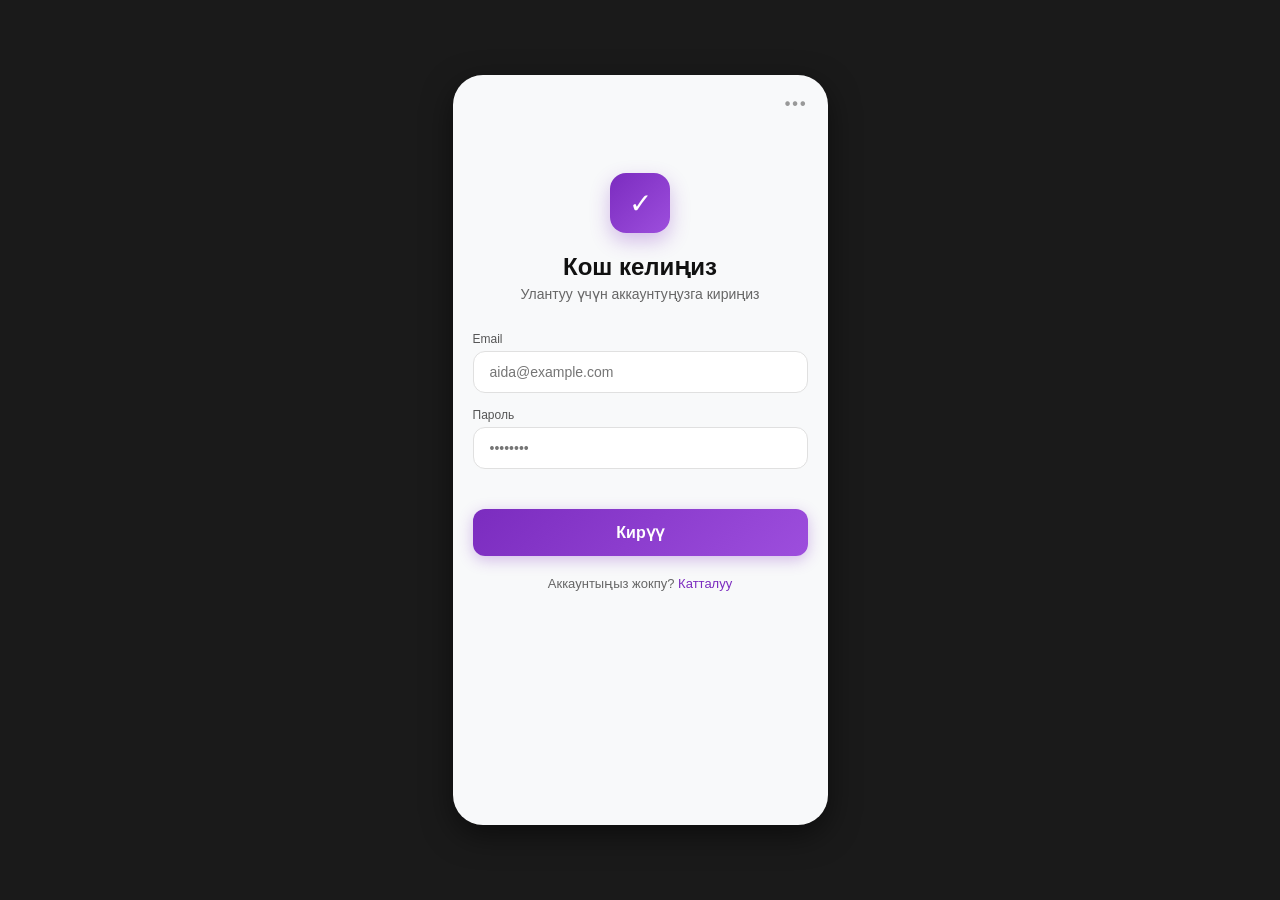
<file: frontend/index.html>
<!DOCTYPE html>
<html lang="ky">
<head>
    <meta charset="UTF-8">
    <meta name="viewport" content="width=device-width, initial-scale=1.0">
    <title>To-Do List Веб-Тиркеме</title>
    <link rel="stylesheet" href="style.css">
</head>
<body>

    <div class="phone-frame">
        <!-- 01 - Авторизация (Кирүү) -->
        <div id="auth-section" class="screen">
            <div class="header-dots">•••</div>
            <div class="auth-content">
                <div class="logo-icon">✓</div>
                <h2 id="auth-title">Кош келиңиз</h2>
                <p class="subtitle" id="auth-subtitle">Улантуу үчүн аккаунтуңузга кириңиз</p>
                
                <form id="auth-form">
                    <div class="input-group">
                        <label>Email</label>
                        <input type="email" id="email" placeholder="aida@example.com" required>
                    </div>
                    <div class="input-group">
                        <label>Пароль</label>
                        <input type="password" id="password" placeholder="••••••••" required>
                    </div>
                    <p id="auth-status" class="status-message" role="status" aria-live="polite"></p>
                    <button type="submit" id="login-btn" class="gradient-btn">Кирүү</button>
                </form>
                <div class="switch-auth">
                    <span id="auth-switch-label">Аккаунтыңыз жокпу?</span>
                    <button type="button" id="show-register" class="text-button">Катталуу</button>
                </div>
            </div>
        </div>

        <!-- 03 - Тапшырмалар тизмеси (Киргенден кийин көрүнөт) -->
        <div id="app-section" class="screen hidden">
            <header class="app-header">
                <div>
                    <span class="greeting" id="greeting">Жеке тапшырмалар</span>
                    <h3>Тапшырмаларым</h3>
                </div>
                <div class="profile-badge" id="logout-btn" title="Чыгуу">А</div>
            </header>

            <div class="stats-row">
                <div class="stat-card">
                    <span class="stat-num" data-stat="total">0</span>
                    <span class="stat-label">Баары</span>
                </div>
                <div class="stat-card">
                    <span class="stat-num" data-stat="active">0</span>
                    <span class="stat-label">Активдүү</span>
                </div>
                <div class="stat-card">
                    <span class="stat-num" data-stat="completed">0</span>
                    <span class="stat-label">Бүттү</span>
                </div>
            </div>

            <div class="search-box">
                <input type="search" id="task-search" placeholder="Тапшырма издөө..." aria-label="Тапшырма издөө">
            </div>

            <div class="filters">
                <button class="filter-btn active" data-filter="all">Баары</button>
                <button class="filter-btn" data-filter="active">Активдүү</button>
                <button class="filter-btn" data-filter="completed">Бүттү</button>
            </div>
            <p id="app-status" class="status-message" role="status" aria-live="polite"></p>

            <ul id="task-list" class="task-list">
                <!-- Тапшырмалар ушул жерге JS аркылуу кошулат -->
            </ul>

            <button class="fab-btn" id="open-add-modal" type="button" aria-label="Тапшырма кошуу">+</button>
        </div>
    </div>

    <div id="task-modal" class="modal hidden" role="dialog" aria-modal="true" aria-labelledby="task-modal-title">
        <div class="modal-panel">
            <div class="modal-heading">
                <h2 id="task-modal-title">Жаңы тапшырма</h2>
                <button type="button" id="close-add-modal" class="close-btn" aria-label="Жабуу">×</button>
            </div>
            <form id="task-form">
                <div class="input-group">
                    <label for="task-title">Аталышы</label>
                    <input type="text" id="task-title" maxlength="200" required>
                </div>
                <div class="input-group">
                    <label for="task-desc">Сүрөттөмө</label>
                    <textarea id="task-desc" rows="3"></textarea>
                </div>
                <div class="input-group">
                    <label for="task-priority">Маанилүүлүгү</label>
                    <select id="task-priority">
                        <option value="low">Төмөн</option>
                        <option value="medium" selected>Орточо</option>
                        <option value="high">Жогору</option>
                    </select>
                </div>
                <p id="task-status" class="status-message" role="status" aria-live="polite"></p>
                <button type="submit" class="gradient-btn">Сактоо</button>
            </form>
        </div>
    </div>

    <script src="app.js"></script>
</body>
</html>
</file>
<file: frontend/style.css>
* {
    margin: 0;
    padding: 0;
    box-sizing: border-box;
    font-family: 'Segoe UI', Tahoma, Geneva, Verdana, sans-serif;
}

body {
    background-color: #1a1a1a;
    display: flex;
    justify-content: center;
    align-items: center;
    min-height: 100vh;
}

.phone-frame {
    width: 375px;
    height: 750px;
    background: #f8f9fa;
    border-radius: 30px;
    box-shadow: 0 10px 30px rgba(0,0,0,0.5);
    overflow: hidden;
    position: relative;
    display: flex;
    flex-direction: column;
    padding: 20px;
}

.hidden {
    display: none !important;
}

.header-dots {
    text-align: right;
    letter-spacing: 2px;
    color: #999;
    font-weight: bold;
    margin-bottom: 20px;
}

.screen {
    display: flex;
    flex-direction: column;
    height: 100%;
}

.auth-content {
    margin-top: 40px;
    display: flex;
    flex-direction: column;
    align-items: center;
}

.logo-icon {
    width: 60px;
    height: 60px;
    background: linear-gradient(135deg, #7b2cbf, #9d4edd);
    color: white;
    font-size: 28px;
    display: flex;
    justify-content: center;
    align-items: center;
    border-radius: 16px;
    margin-bottom: 20px;
    box-shadow: 0 8px 20px rgba(123, 44, 191, 0.3);
}

.auth-content h2 {
    font-size: 24px;
    color: #111;
    margin-bottom: 5px;
}

.subtitle {
    font-size: 14px;
    color: #666;
    margin-bottom: 30px;
}

form {
    width: 100%;
    display: flex;
    flex-direction: column;
    gap: 15px;
}

.input-group {
    display: flex;
    flex-direction: column;
    gap: 5px;
    text-align: left;
    width: 100%;
}

.input-group label {
    font-size: 12px;
    color: #555;
}

input {
    width: 100%;
    padding: 12px 16px;
    border: 1px solid #e0e0e0;
    border-radius: 12px;
    font-size: 14px;
    background: #fff;
    outline: none;
}

input:focus {
    border-color: #7b2cbf;
}

textarea,
select {
    width: 100%;
    padding: 12px 16px;
    border: 1px solid #e0e0e0;
    border-radius: 12px;
    font: inherit;
    font-size: 14px;
    background: #fff;
}

textarea:focus,
select:focus {
    outline: 2px solid #7b2cbf;
    outline-offset: 1px;
}

.status-message {
    min-height: 0;
    color: #276749;
    font-size: 12px;
}

.status-message.error,
.empty-state.error {
    color: #b42318;
}

.text-button {
    border: 0;
    padding: 0;
    background: none;
    color: #7b2cbf;
    font: inherit;
    cursor: pointer;
}

.text-button:hover {
    text-decoration: underline;
}

.forgot-pass {
    font-size: 12px;
    color: #7b2cbf;
    text-align: right;
    cursor: pointer;
}

.gradient-btn {
    width: 100%;
    padding: 14px;
    background: linear-gradient(135deg, #7b2cbf, #9d4edd);
    color: white;
    border: none;
    border-radius: 12px;
    font-weight: bold;
    font-size: 16px;
    cursor: pointer;
    box-shadow: 0 4px 15px rgba(123, 44, 191, 0.3);
    margin-top: 10px;
}

.switch-auth {
    margin-top: 20px;
    font-size: 13px;
    color: #666;
}

/* App Section Styles */
.app-header {
    display: flex;
    justify-content: space-between;
    align-items: center;
    margin-bottom: 20px;
}

.greeting {
    font-size: 12px;
    color: #888;
}

.app-header h3 {
    font-size: 20px;
    color: #111;
}

.profile-badge {
    width: 40px;
    height: 40px;
    background: linear-gradient(135deg, #7b2cbf, #e0aaff);
    color: white;
    border-radius: 50%;
    display: flex;
    justify-content: center;
    align-items: center;
    font-weight: bold;
    cursor: pointer;
}

.stats-row {
    display: flex;
    gap: 10px;
    margin-bottom: 15px;
}

.stat-card {
    flex: 1;
    background: white;
    padding: 12px;
    border-radius: 12px;
    text-align: center;
    box-shadow: 0 2px 8px rgba(0,0,0,0.05);
}

.stat-num {
    display: block;
    font-size: 16px;
    font-weight: bold;
    color: #111;
}

.stat-label {
    font-size: 10px;
    color: #888;
}

.search-box input {
    margin-bottom: 15px;
    background: #fff;
}

.filters {
    display: flex;
    gap: 8px;
    margin-bottom: 15px;
}

.filter-btn {
    padding: 6px 14px;
    border: none;
    background: #eef1f6;
    color: #555;
    border-radius: 20px;
    font-size: 12px;
    cursor: pointer;
}

.filter-btn.active {
    background: #111;
    color: white;
}

.task-list {
    list-style: none;
    overflow-y: auto;
    flex: 1;
    display: flex;
    flex-direction: column;
    gap: 10px;
}

.task-item {
    background: white;
    padding: 12px 16px;
    border-radius: 12px;
    display: flex;
    justify-content: space-between;
    align-items: center;
    box-shadow: 0 2px 5px rgba(0,0,0,0.03);
}

.task-item.completed strong {
    color: #888;
    text-decoration: line-through;
}

.task-details {
    min-width: 0;
    overflow-wrap: anywhere;
}

.task-details p {
    margin-top: 4px;
    color: #777;
    font-size: 12px;
    white-space: pre-wrap;
}

.task-actions {
    display: flex;
    flex: 0 0 auto;
    gap: 6px;
    margin-left: 10px;
}

.task-actions button,
.close-btn {
    width: 34px;
    height: 34px;
    border: 0;
    border-radius: 50%;
    background: #eef1f6;
    color: #333;
    font-size: 18px;
    cursor: pointer;
}

.task-actions .delete-btn {
    color: #b42318;
}

.empty-state {
    padding: 20px 12px;
    color: #777;
    text-align: center;
    font-size: 13px;
}

.modal {
    position: fixed;
    inset: 0;
    z-index: 5;
    display: flex;
    align-items: center;
    justify-content: center;
    padding: 20px;
    background: rgba(17, 17, 17, 0.55);
}

.modal-panel {
    width: min(100%, 375px);
    padding: 22px;
    border-radius: 16px;
    background: #f8f9fa;
    box-shadow: 0 16px 48px rgba(0, 0, 0, 0.25);
}

.modal-heading {
    display: flex;
    align-items: center;
    justify-content: space-between;
    margin-bottom: 18px;
}

.modal-heading h2 {
    color: #111;
    font-size: 20px;
}

.modal-panel form {
    gap: 12px;
}

.modal-panel .gradient-btn:disabled,
.auth-content .gradient-btn:disabled {
    opacity: 0.65;
    cursor: wait;
}

@media (max-width: 420px) {
    body {
        align-items: stretch;
        background: #f8f9fa;
    }

    .phone-frame {
        width: 100%;
        min-height: 100vh;
        height: 100vh;
        border-radius: 0;
        box-shadow: none;
    }
}

.fab-btn {
    position: absolute;
    bottom: 20px;
    right: 20px;
    width: 50px;
    height: 50px;
    background: linear-gradient(135deg, #7b2cbf, #9d4edd);
    color: white;
    border: none;
    border-radius: 50%;
    font-size: 24px;
    cursor: pointer;
    box-shadow: 0 4px 15px rgba(123, 44, 191, 0.4);
    display: flex;
    justify-content: center;
    align-items: center;
}
</file>
